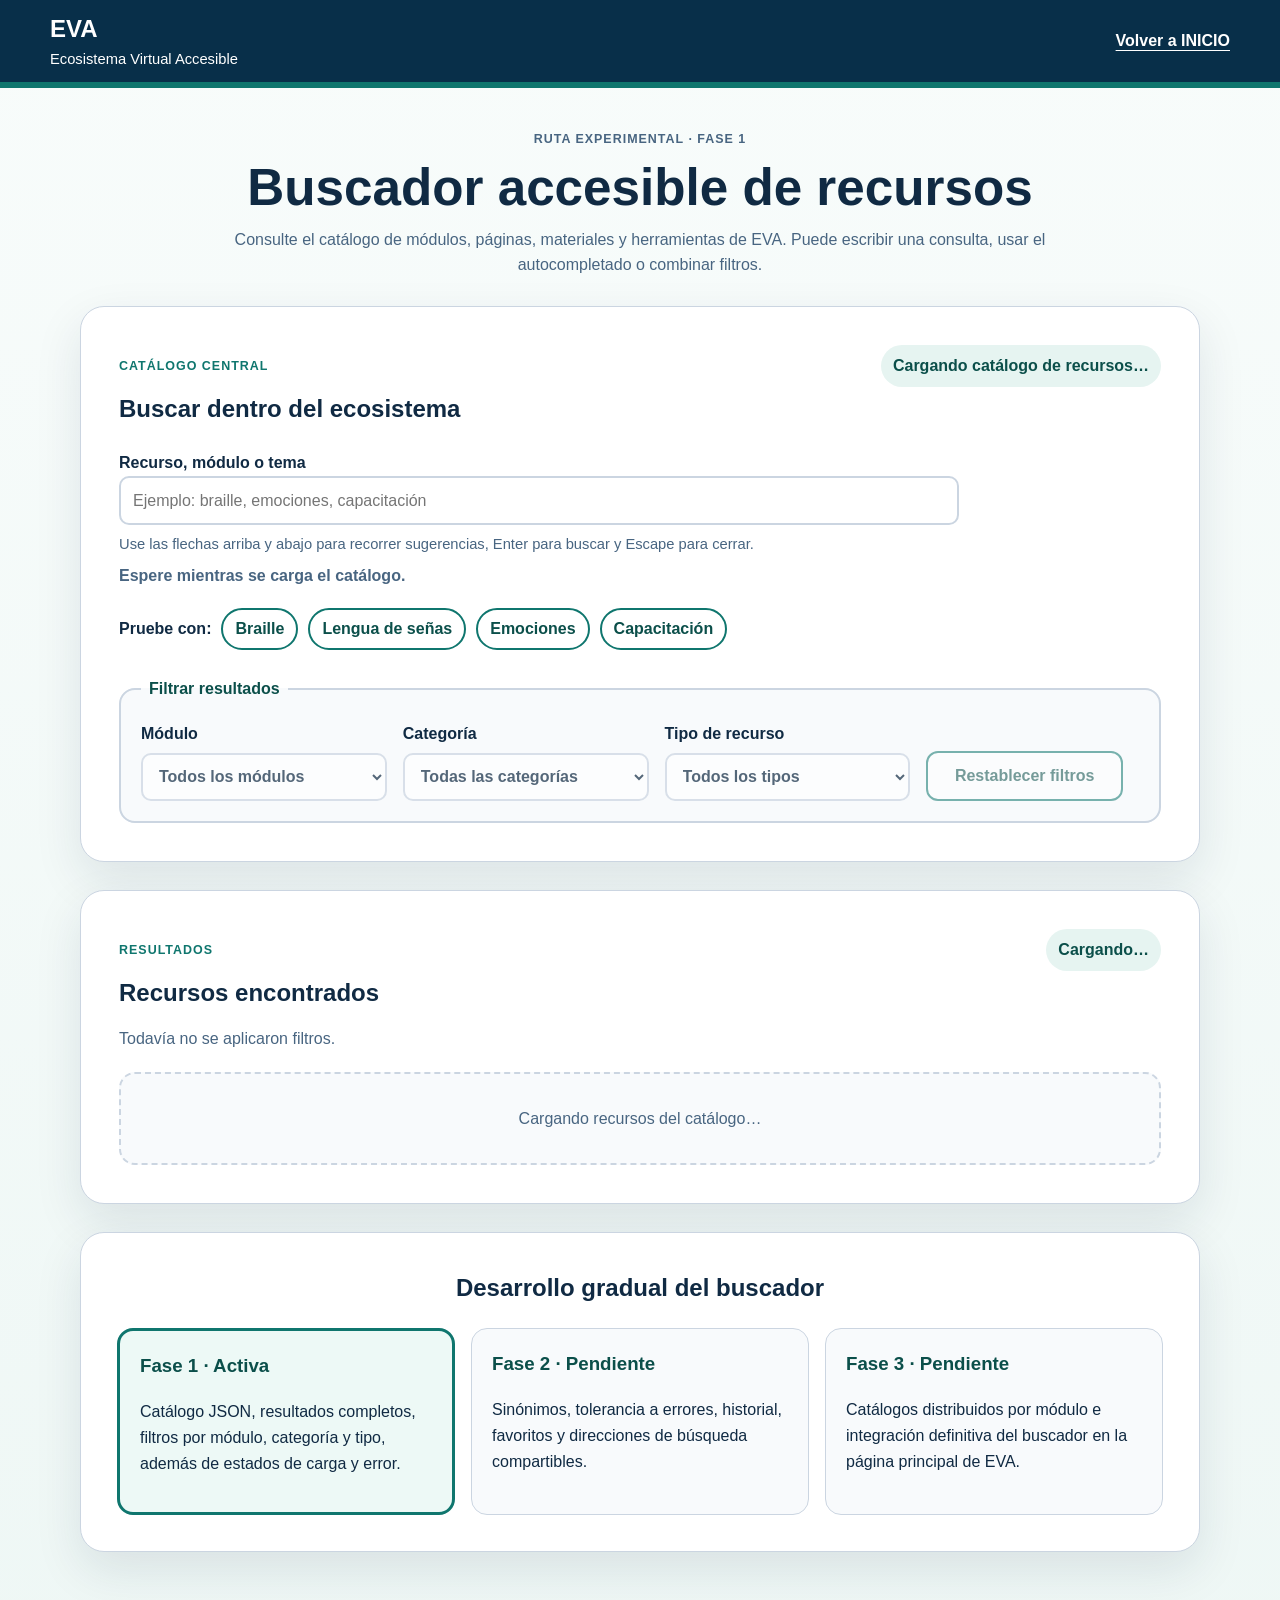
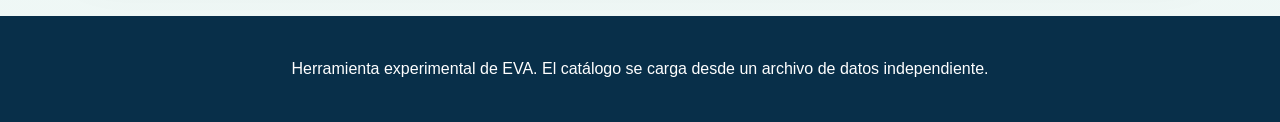
<file: pruebas/buscador-accesible/index.html>
<!DOCTYPE html>
<html lang="es">
<head>
  <meta charset="utf-8">
  <meta name="viewport" content="width=device-width, initial-scale=1">
  <title>Buscador accesible de recursos | EVA</title>
  <meta name="description" content="Buscador accesible con catálogo, autocompletado y filtros para localizar recursos del Ecosistema Virtual Accesible.">
  <link rel="stylesheet" href="estilos.css?v=2">
</head>
<body>
  <a class="saltar" href="#contenido-principal">Saltar al contenido principal</a>

  <header class="cabecera">
    <div class="cabecera-interior">
      <a class="marca" href="../../">
        <strong>EVA</strong>
        <span>Ecosistema Virtual Accesible</span>
      </a>
      <a class="volver" href="../../">Volver a INICIO</a>
    </div>
  </header>

  <main id="contenido-principal" class="contenedor">
    <section class="presentacion" aria-labelledby="titulo-pagina">
      <p class="etiqueta">Ruta experimental · Fase 1</p>
      <h1 id="titulo-pagina">Buscador accesible de recursos</h1>
      <p>
        Consulte el catálogo de módulos, páginas, materiales y herramientas de EVA.
        Puede escribir una consulta, usar el autocompletado o combinar filtros.
      </p>
    </section>

    <section class="panel-busqueda" aria-labelledby="titulo-buscador">
      <div class="encabezado-seccion">
        <div>
          <p class="etiqueta-seccion">Catálogo central</p>
          <h2 id="titulo-buscador">Buscar dentro del ecosistema</h2>
        </div>
        <p id="estado-catalogo" class="estado-catalogo" role="status" aria-live="polite">
          Cargando catálogo de recursos…
        </p>
      </div>

      <div class="campo-autocompletado">
        <label for="buscador">Recurso, módulo o tema</label>
        <div class="entrada-con-boton">
          <input
            id="buscador"
            type="search"
            autocomplete="off"
            placeholder="Ejemplo: braille, emociones, capacitación"
            role="combobox"
            aria-autocomplete="list"
            aria-expanded="false"
            aria-controls="lista-sugerencias"
            aria-activedescendant=""
            aria-describedby="ayuda-buscador estado-buscador"
            disabled
          >
          <button id="limpiar" type="button" hidden>Limpiar búsqueda</button>
        </div>

        <p id="ayuda-buscador" class="ayuda-campo">
          Use las flechas arriba y abajo para recorrer sugerencias, Enter para buscar y Escape para cerrar.
        </p>

        <ul id="lista-sugerencias" class="lista-sugerencias" role="listbox" hidden></ul>
        <p id="estado-buscador" class="estado" role="status" aria-live="polite">
          Espere mientras se carga el catálogo.
        </p>
      </div>

      <div class="sugerencias-rapidas" aria-label="Búsquedas sugeridas">
        <span>Pruebe con:</span>
        <button type="button" data-consulta="braille">Braille</button>
        <button type="button" data-consulta="lengua de señas">Lengua de señas</button>
        <button type="button" data-consulta="emociones">Emociones</button>
        <button type="button" data-consulta="capacitación">Capacitación</button>
      </div>

      <fieldset class="filtros">
        <legend>Filtrar resultados</legend>
        <div class="filtros-cuadricula">
          <label>
            Módulo
            <select id="filtro-modulo" disabled>
              <option value="">Todos los módulos</option>
            </select>
          </label>

          <label>
            Categoría
            <select id="filtro-categoria" disabled>
              <option value="">Todas las categorías</option>
            </select>
          </label>

          <label>
            Tipo de recurso
            <select id="filtro-tipo" disabled>
              <option value="">Todos los tipos</option>
            </select>
          </label>

          <button id="restablecer-filtros" type="button" disabled>Restablecer filtros</button>
        </div>
      </fieldset>
    </section>

    <section class="resultados" aria-labelledby="titulo-resultados">
      <div class="resultados-encabezado">
        <div>
          <p class="etiqueta-seccion">Resultados</p>
          <h2 id="titulo-resultados">Recursos encontrados</h2>
        </div>
        <p id="contador-resultados" class="contador-resultados" aria-live="polite">Cargando…</p>
      </div>

      <p id="resumen-filtros" class="resumen-filtros">Todavía no se aplicaron filtros.</p>
      <div id="lista-resultados" class="lista-resultados" aria-label="Resultados de búsqueda">
        <p class="resultado-vacio">Cargando recursos del catálogo…</p>
      </div>
    </section>

    <section class="explicacion" aria-labelledby="titulo-fases">
      <h2 id="titulo-fases">Desarrollo gradual del buscador</h2>
      <div class="usos">
        <article class="fase-actual">
          <h3>Fase 1 · Activa</h3>
          <p>Catálogo JSON, resultados completos, filtros por módulo, categoría y tipo, además de estados de carga y error.</p>
        </article>
        <article>
          <h3>Fase 2 · Pendiente</h3>
          <p>Sinónimos, tolerancia a errores, historial, favoritos y direcciones de búsqueda compartibles.</p>
        </article>
        <article>
          <h3>Fase 3 · Pendiente</h3>
          <p>Catálogos distribuidos por módulo e integración definitiva del buscador en la página principal de EVA.</p>
        </article>
      </div>
    </section>
  </main>

  <footer>
    <p>Herramienta experimental de EVA. El catálogo se carga desde un archivo de datos independiente.</p>
  </footer>

  <script src="app.js?v=2"></script>
  <script src="https://crebe-ucayali.github.io/accesos-complementarios/accesibilidad/accesibilidad.js?v=10"></script>
</body>
</html>
</file>
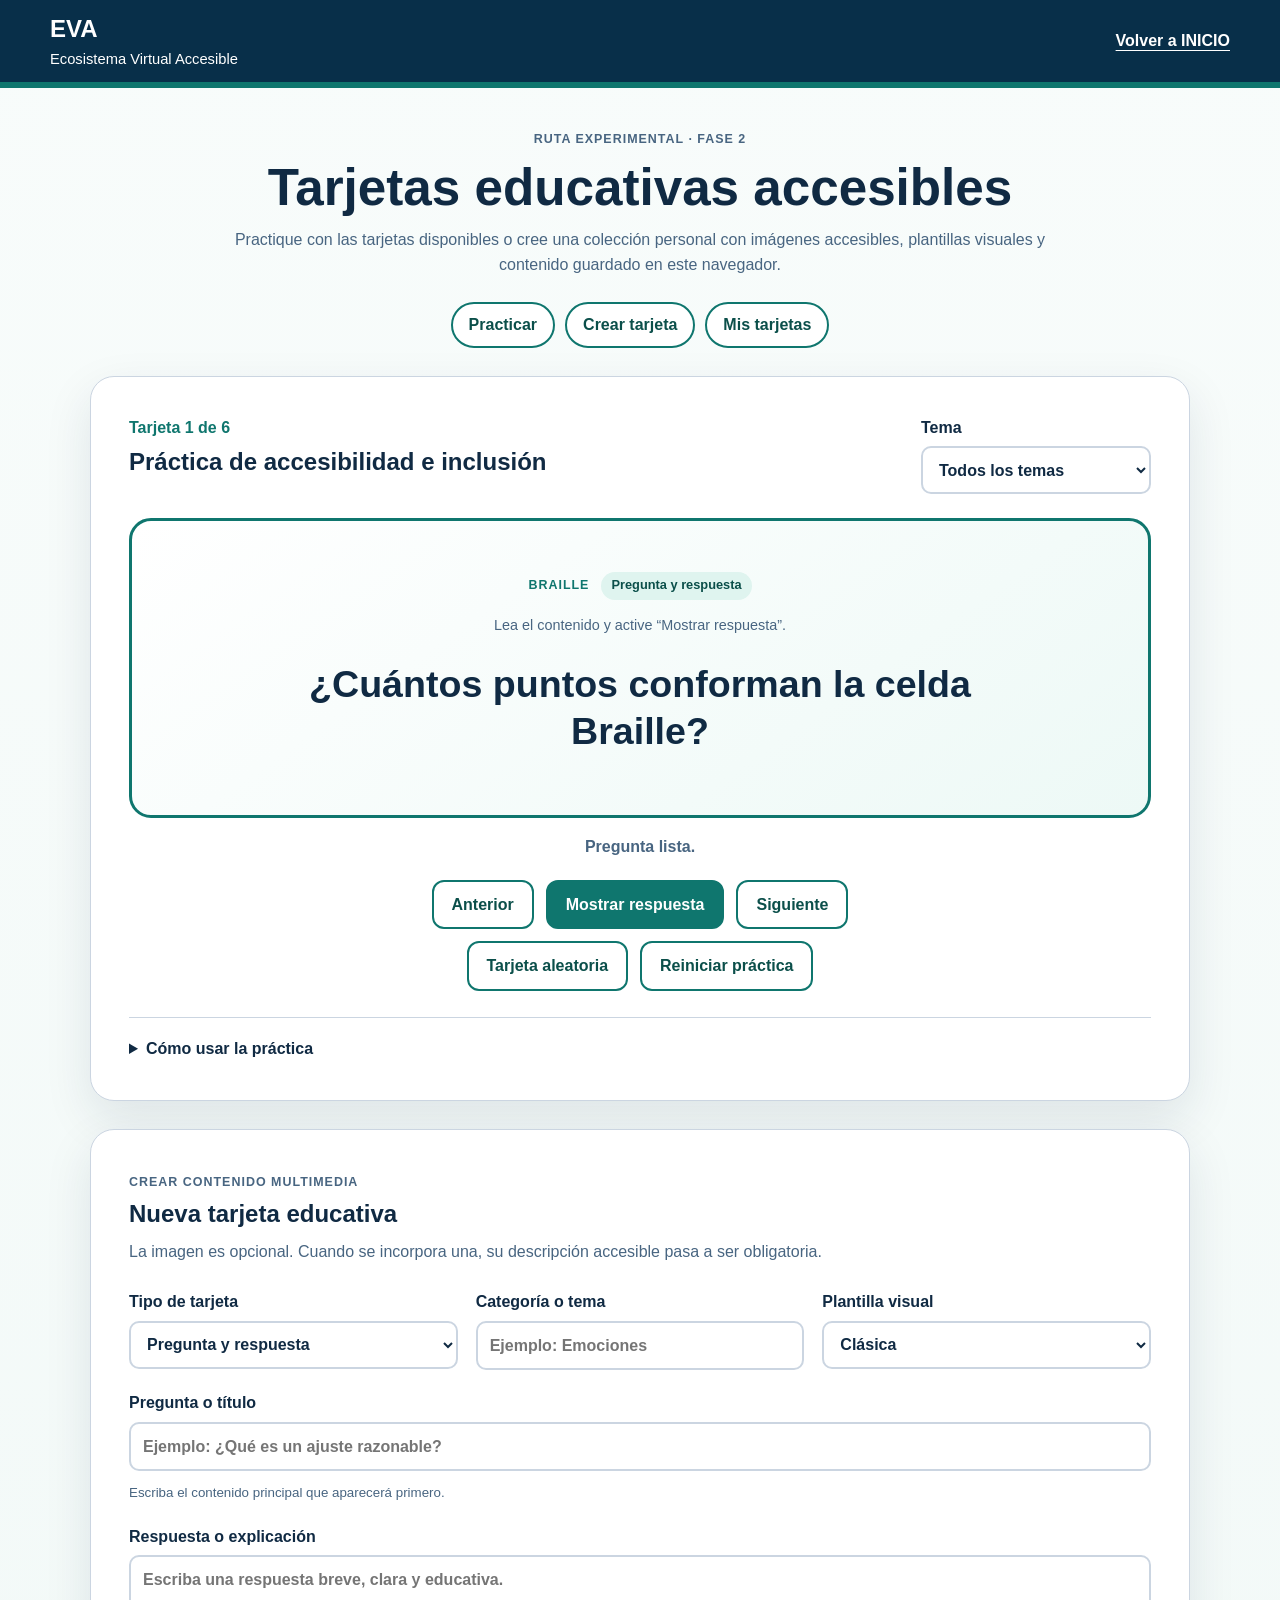
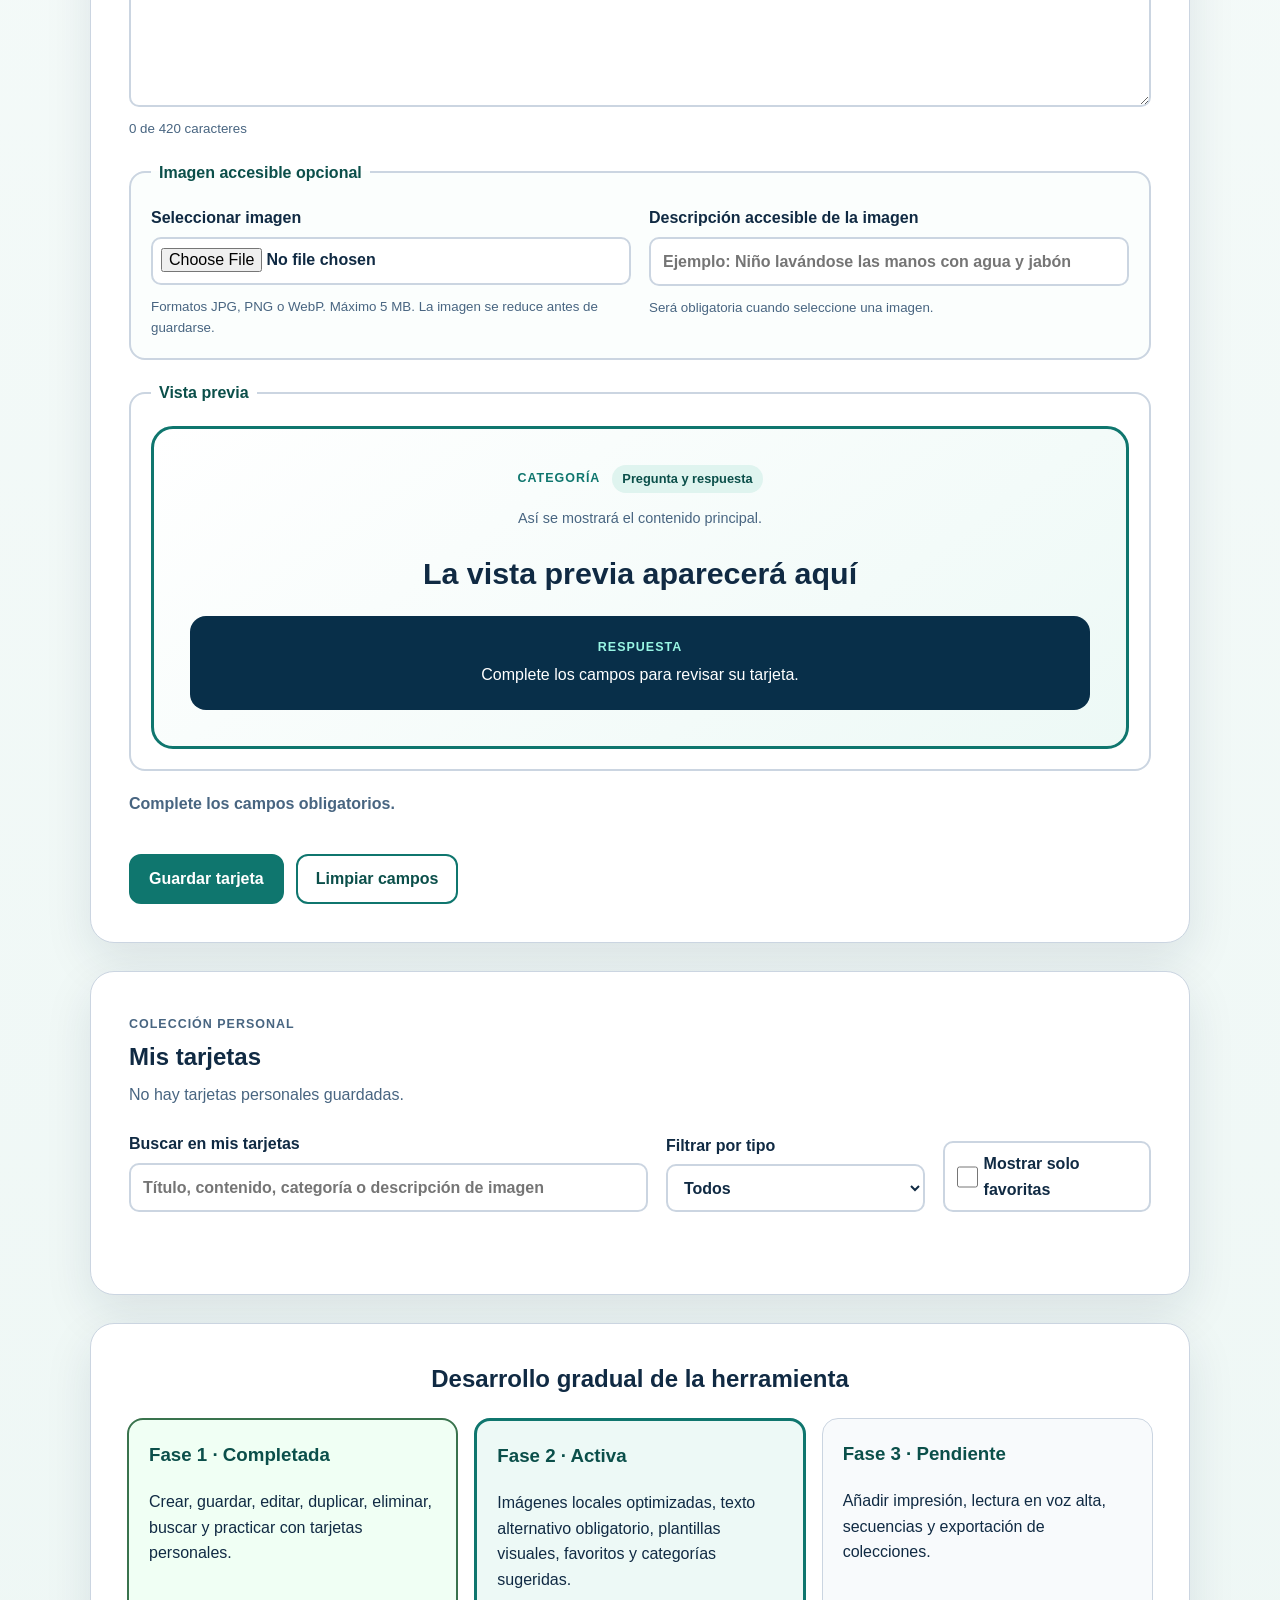
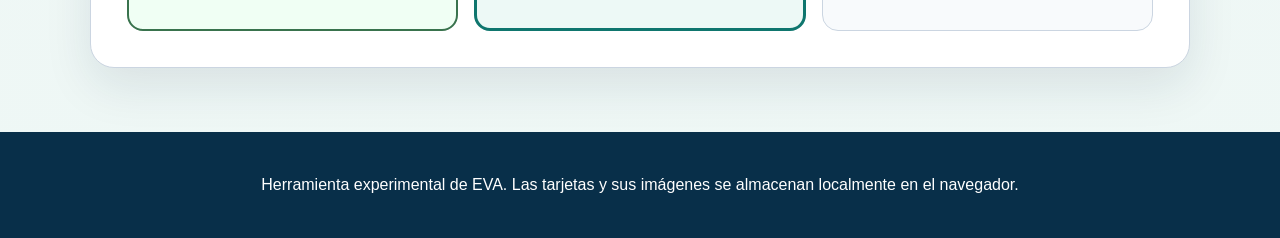
<file: pruebas/tarjetas-educativas/index.html>
<!DOCTYPE html>
<html lang="es">
<head>
  <meta charset="utf-8">
  <meta name="viewport" content="width=device-width, initial-scale=1">
  <title>Tarjetas educativas accesibles | EVA</title>
  <meta name="description" content="Herramienta experimental para crear, guardar y practicar con tarjetas educativas multimedia accesibles en EVA.">
  <link rel="stylesheet" href="estilos.css?v=3">
</head>
<body>
  <a class="saltar" href="#contenido-principal">Saltar al contenido principal</a>

  <header class="cabecera">
    <div class="cabecera-interior">
      <a class="marca" href="../../">
        <strong>EVA</strong>
        <span>Ecosistema Virtual Accesible</span>
      </a>
      <a class="volver" href="../../">Volver a INICIO</a>
    </div>
  </header>

  <main id="contenido-principal" class="contenedor">
    <section class="presentacion" aria-labelledby="titulo-pagina">
      <p class="etiqueta">Ruta experimental · Fase 2</p>
      <h1 id="titulo-pagina">Tarjetas educativas accesibles</h1>
      <p>
        Practique con las tarjetas disponibles o cree una colección personal con imágenes accesibles,
        plantillas visuales y contenido guardado en este navegador.
      </p>
      <nav class="atajos-seccion" aria-label="Secciones de la herramienta">
        <a href="#practicar">Practicar</a>
        <a href="#crear">Crear tarjeta</a>
        <a href="#mis-tarjetas">Mis tarjetas</a>
      </nav>
    </section>

    <section id="practicar" class="panel" aria-labelledby="titulo-actividad">
      <div class="panel-encabezado">
        <div>
          <p id="progreso" class="progreso" aria-live="polite">Tarjeta 1</p>
          <h2 id="titulo-actividad">Práctica de accesibilidad e inclusión</h2>
        </div>
        <label class="selector">
          Tema
          <select id="selector-tema">
            <option value="todos">Todos los temas</option>
          </select>
        </label>
      </div>

      <article id="tarjeta" class="tarjeta plantilla-clasica" tabindex="0" aria-labelledby="pregunta" aria-describedby="instruccion-tarjeta">
        <div class="tarjeta-metadatos">
          <span id="categoria" class="categoria">Braille</span>
          <span id="tipo-tarjeta" class="tipo-tarjeta">Pregunta y respuesta</span>
        </div>
        <p id="instruccion-tarjeta" class="instruccion">Lea el contenido y active “Mostrar respuesta”.</p>
        <figure id="contenedor-imagen-practica" class="tarjeta-imagen" hidden>
          <img id="imagen-practica" alt="">
        </figure>
        <h3 id="pregunta">¿Cuántos puntos conforman la celda Braille?</h3>
        <div id="respuesta" class="respuesta" hidden>
          <p id="etiqueta-respuesta" class="respuesta-etiqueta">Respuesta</p>
          <p id="texto-respuesta">La celda Braille está formada por seis puntos organizados en dos columnas de tres.</p>
        </div>
      </article>

      <p id="estado" class="estado" role="status" aria-live="polite">Pregunta lista.</p>

      <div class="acciones" aria-label="Controles de las tarjetas">
        <button id="anterior" type="button">Anterior</button>
        <button id="mostrar" type="button" class="principal" aria-expanded="false" aria-controls="respuesta">Mostrar respuesta</button>
        <button id="siguiente" type="button">Siguiente</button>
      </div>

      <div class="acciones-secundarias">
        <button id="aleatoria" type="button">Tarjeta aleatoria</button>
        <button id="reiniciar" type="button">Reiniciar práctica</button>
      </div>

      <details class="ayuda">
        <summary>Cómo usar la práctica</summary>
        <ul>
          <li>Use Anterior y Siguiente para recorrer las tarjetas.</li>
          <li>Presione Espacio o Enter sobre la tarjeta para mostrar u ocultar el contenido.</li>
          <li>Use las flechas izquierda y derecha para cambiar de tarjeta.</li>
          <li>Las imágenes incluyen la descripción accesible escrita al crear cada tarjeta.</li>
        </ul>
      </details>
    </section>

    <section id="crear" class="panel creador" aria-labelledby="titulo-creador">
      <div class="seccion-encabezado">
        <div>
          <p class="etiqueta-seccion">Crear contenido multimedia</p>
          <h2 id="titulo-creador">Nueva tarjeta educativa</h2>
          <p>La imagen es opcional. Cuando se incorpora una, su descripción accesible pasa a ser obligatoria.</p>
        </div>
        <button id="cancelar-edicion" type="button" class="secundario" hidden>Cancelar edición</button>
      </div>

      <form id="formulario-tarjeta" novalidate>
        <input id="tarjeta-id" name="tarjeta-id" type="hidden">

        <div class="formulario-cuadricula tres-columnas">
          <label>
            Tipo de tarjeta
            <select id="campo-tipo" name="tipo" required>
              <option value="pregunta">Pregunta y respuesta</option>
              <option value="concepto">Concepto</option>
              <option value="rutina">Rutina o instrucción</option>
            </select>
          </label>

          <label>
            Categoría o tema
            <input id="campo-categoria" name="categoria" type="text" maxlength="40" required list="categorias-sugeridas" placeholder="Ejemplo: Emociones">
            <datalist id="categorias-sugeridas">
              <option value="Accesibilidad"></option>
              <option value="Braille"></option>
              <option value="Emociones"></option>
              <option value="Inclusión educativa"></option>
              <option value="Lengua de Señas Peruana"></option>
              <option value="Rutinas"></option>
            </datalist>
          </label>

          <label>
            Plantilla visual
            <select id="campo-plantilla" name="plantilla">
              <option value="clasica">Clásica</option>
              <option value="visual">Imagen destacada</option>
              <option value="contraste">Alto contraste</option>
            </select>
          </label>
        </div>

        <label>
          <span id="etiqueta-frente">Pregunta o título</span>
          <input id="campo-frente" name="frente" type="text" maxlength="120" required placeholder="Ejemplo: ¿Qué es un ajuste razonable?">
          <small id="ayuda-frente">Escriba el contenido principal que aparecerá primero.</small>
        </label>

        <label>
          <span id="etiqueta-reverso">Respuesta o explicación</span>
          <textarea id="campo-reverso" name="reverso" rows="5" maxlength="420" required placeholder="Escriba una respuesta breve, clara y educativa."></textarea>
          <small id="contador-reverso">0 de 420 caracteres</small>
        </label>

        <fieldset class="campo-imagen">
          <legend>Imagen accesible opcional</legend>
          <div class="formulario-cuadricula">
            <label>
              Seleccionar imagen
              <input id="campo-imagen" name="imagen" type="file" accept="image/jpeg,image/png,image/webp">
              <small>Formatos JPG, PNG o WebP. Máximo 5 MB. La imagen se reduce antes de guardarse.</small>
            </label>

            <label>
              Descripción accesible de la imagen
              <input id="campo-alternativo" name="alternativo" type="text" maxlength="160" placeholder="Ejemplo: Niño lavándose las manos con agua y jabón">
              <small id="ayuda-alternativo">Será obligatoria cuando seleccione una imagen.</small>
            </label>
          </div>

          <div id="control-imagen" class="control-imagen" hidden>
            <figure class="miniatura-formulario">
              <img id="imagen-formulario" alt="">
            </figure>
            <div>
              <p id="estado-imagen" role="status" aria-live="polite">Imagen preparada.</p>
              <button id="retirar-imagen" type="button" class="peligro">Retirar imagen</button>
            </div>
          </div>
        </fieldset>

        <fieldset>
          <legend>Vista previa</legend>
          <article id="vista-previa" class="tarjeta tarjeta-previa plantilla-clasica" aria-live="polite">
            <div class="tarjeta-metadatos">
              <span id="previa-categoria" class="categoria">Categoría</span>
              <span id="previa-tipo" class="tipo-tarjeta">Pregunta y respuesta</span>
            </div>
            <p class="instruccion">Así se mostrará el contenido principal.</p>
            <figure id="contenedor-imagen-previa" class="tarjeta-imagen" hidden>
              <img id="imagen-previa" alt="">
            </figure>
            <h3 id="previa-frente">La vista previa aparecerá aquí</h3>
            <div class="respuesta vista-respuesta">
              <p id="previa-etiqueta" class="respuesta-etiqueta">Respuesta</p>
              <p id="previa-reverso">Complete los campos para revisar su tarjeta.</p>
            </div>
          </article>
        </fieldset>

        <p id="estado-formulario" class="estado-formulario" role="status" aria-live="polite">
          Complete los campos obligatorios.
        </p>

        <div class="acciones-formulario">
          <button id="guardar-tarjeta" type="submit" class="principal">Guardar tarjeta</button>
          <button id="limpiar-formulario" type="button">Limpiar campos</button>
        </div>
      </form>
    </section>

    <section id="mis-tarjetas" class="panel banco" aria-labelledby="titulo-banco">
      <div class="seccion-encabezado">
        <div>
          <p class="etiqueta-seccion">Colección personal</p>
          <h2 id="titulo-banco">Mis tarjetas</h2>
          <p id="contador-tarjetas" aria-live="polite">No hay tarjetas personales guardadas.</p>
        </div>
      </div>

      <div class="filtros-banco">
        <label>
          Buscar en mis tarjetas
          <input id="buscar-personales" type="search" autocomplete="off" placeholder="Título, contenido, categoría o descripción de imagen">
        </label>
        <label>
          Filtrar por tipo
          <select id="filtro-tipo">
            <option value="todos">Todos</option>
            <option value="pregunta">Pregunta y respuesta</option>
            <option value="concepto">Concepto</option>
            <option value="rutina">Rutina o instrucción</option>
          </select>
        </label>
        <label class="casilla-filtro">
          <input id="solo-favoritas" type="checkbox">
          Mostrar solo favoritas
        </label>
      </div>

      <p id="estado-banco" class="estado-formulario" role="status" aria-live="polite"></p>
      <div id="lista-personales" class="lista-personales" aria-label="Tarjetas personales guardadas"></div>
    </section>

    <section class="explicacion" aria-labelledby="titulo-fases">
      <h2 id="titulo-fases">Desarrollo gradual de la herramienta</h2>
      <div class="usos">
        <article class="fase-completa">
          <h3>Fase 1 · Completada</h3>
          <p>Crear, guardar, editar, duplicar, eliminar, buscar y practicar con tarjetas personales.</p>
        </article>
        <article class="fase-actual">
          <h3>Fase 2 · Activa</h3>
          <p>Imágenes locales optimizadas, texto alternativo obligatorio, plantillas visuales, favoritos y categorías sugeridas.</p>
        </article>
        <article>
          <h3>Fase 3 · Pendiente</h3>
          <p>Añadir impresión, lectura en voz alta, secuencias y exportación de colecciones.</p>
        </article>
      </div>
    </section>
  </main>

  <footer>
    <p>Herramienta experimental de EVA. Las tarjetas y sus imágenes se almacenan localmente en el navegador.</p>
  </footer>

  <script src="app.js?v=3"></script>
  <script src="https://crebe-ucayali.github.io/accesos-complementarios/accesibilidad/accesibilidad.js?v=10"></script>
</body>
</html>
</file>
<file: pruebas/buscador-accesible/estilos.css>
:root{
  --fondo:#eef7f5;
  --superficie:#fff;
  --texto:#102a43;
  --secundario:#486581;
  --marca:#0f766e;
  --marca-oscura:#0b4f4a;
  --borde:#cbd5e1;
  --foco:#f59e0b;
  --suave:#f8fafc;
  --error:#b42318;
  --favorito:#8a5a00;
}
*{box-sizing:border-box}
html{scroll-behavior:smooth}
body{margin:0;font-family:Arial,Helvetica,sans-serif;color:var(--texto);background:linear-gradient(180deg,#f8fcfb 0%,var(--fondo) 100%);line-height:1.6}
[hidden]{display:none!important}
.saltar{position:fixed;top:10px;left:10px;z-index:1000;padding:10px 14px;background:#fff;color:#082f49;border:3px solid var(--foco);transform:translateY(-160%)}
.saltar:focus{transform:translateY(0)}
.cabecera{background:#082f49;color:#fff;border-bottom:6px solid var(--marca)}
.cabecera-interior{width:min(1180px,calc(100% - 32px));margin:auto;min-height:82px;display:flex;align-items:center;justify-content:space-between;gap:20px}
.marca{color:#fff;text-decoration:none;display:flex;flex-direction:column}.marca strong{font-size:1.5rem}.marca span{font-size:.92rem}
.volver{color:#fff;font-weight:700;text-underline-offset:4px}
.contenedor{width:min(1120px,calc(100% - 32px));margin:0 auto;padding:42px 0 64px}
.presentacion{text-align:center;margin-bottom:28px}.presentacion h1{font-size:clamp(2rem,5vw,3.2rem);line-height:1.1;margin:.2em 0}.presentacion p{max-width:850px;margin:0 auto;color:var(--secundario)}
.etiqueta,.etiqueta-seccion{text-transform:uppercase;letter-spacing:.08em;font-weight:800;font-size:.78rem;color:var(--marca)}
.panel-busqueda,.panel-personal,.resultados,.explicacion{background:var(--superficie);border:1px solid var(--borde);border-radius:24px;box-shadow:0 18px 48px rgba(16,42,67,.1)}
.panel-busqueda,.panel-personal,.resultados{padding:clamp(22px,4vw,38px)}
.panel-personal,.resultados,.explicacion{margin-top:28px}.explicacion{padding:clamp(22px,4vw,36px)}
.encabezado-seccion,.resultados-encabezado,.bloque-personal-encabezado{display:flex;justify-content:space-between;align-items:flex-start;gap:24px;margin-bottom:22px}
.encabezado-seccion h2,.resultados-encabezado h2,.bloque-personal h3{margin:.15rem 0 0}
.estado-catalogo,.contador-resultados{margin:0;padding:8px 12px;border-radius:999px;background:#e6f4f1;color:var(--marca-oscura);font-weight:800}.estado-catalogo.error{background:#fff1f0;color:var(--error)}
.campo-autocompletado{position:relative;max-width:850px}.campo-autocompletado>label,.filtros label{display:grid;gap:6px;font-weight:700}
.entrada-con-boton{display:grid;grid-template-columns:minmax(0,1fr) auto;gap:10px}
input,select,button{font:inherit}input,select{width:100%;min-height:48px;padding:10px 12px;border:2px solid var(--borde);border-radius:10px;background:#fff;color:var(--texto)}
input:focus,select:focus{border-color:var(--marca)}
button{min-height:48px;padding:10px 18px;border:2px solid var(--marca);border-radius:12px;background:#fff;color:var(--marca-oscura);font-weight:800;cursor:pointer}
button:hover{background:#e6f4f1}button:disabled{opacity:.55;cursor:not-allowed}button.principal{background:var(--marca);color:#fff}button.principal:hover{background:var(--marca-oscura)}button.secundario{border-color:var(--borde);background:var(--suave)}
.ayuda-campo,.estado,.resumen-filtros,.ayuda-breve,.estado-correccion{color:var(--secundario)}
.ayuda-campo{margin:.5rem 0 .25rem;font-size:.92rem}.estado{min-height:1.6em;margin:.35rem 0 0;font-weight:700}.estado-correccion{margin:.45rem 0 0;padding:9px 12px;border-left:4px solid var(--marca);background:#edf9f6;border-radius:8px;font-weight:700}
.lista-sugerencias{position:absolute;z-index:30;top:86px;left:0;right:0;margin:0;padding:6px;list-style:none;border:2px solid var(--marca);border-radius:14px;background:#fff;box-shadow:0 18px 44px rgba(16,42,67,.18);max-height:360px;overflow:auto}
.lista-sugerencias li{margin:0}.lista-sugerencias button{width:100%;min-height:0;padding:12px;border:0;border-radius:10px;display:grid;grid-template-columns:auto 1fr;gap:12px;text-align:left;align-items:center}.lista-sugerencias button.activo,.lista-sugerencias button:hover{background:#dff4ef}
.lista-sugerencias .tipo{display:inline-flex;align-items:center;justify-content:center;min-width:62px;padding:4px 8px;border-radius:999px;background:#082f49;color:#fff;font-size:.78rem;font-weight:800}.texto-sugerencia{display:grid;gap:2px}.texto-sugerencia span{color:var(--secundario);font-size:.88rem}
.sugerencias-rapidas{margin-top:20px;display:flex;align-items:center;flex-wrap:wrap;gap:10px}.sugerencias-rapidas span{font-weight:800}.sugerencias-rapidas button{min-height:40px;padding:6px 12px;border-radius:999px}
.filtros{margin:26px 0 0;padding:20px;border:2px solid var(--borde);border-radius:16px;background:var(--suave)}.filtros legend{padding:0 8px;color:var(--marca-oscura);font-weight:800}
.filtros-cuadricula{display:grid;grid-template-columns:repeat(3,minmax(0,1fr)) minmax(190px,.8fr) auto;gap:16px;align-items:end}.casilla-filtro{display:flex!important;align-items:center;gap:10px;min-height:48px;padding:8px 12px;border:2px solid var(--borde);border-radius:10px;background:#fff}.casilla-filtro input{width:22px;min-height:22px;margin:0}
.acciones-busqueda{display:flex;align-items:center;gap:16px;flex-wrap:wrap;margin-top:20px}.acciones-busqueda .estado{margin:0}
.personal-cuadricula{display:grid;grid-template-columns:2fr 1fr;gap:18px}.bloque-personal{padding:20px;border:1px solid var(--borde);border-radius:16px;background:var(--suave)}.bloque-personal-encabezado{margin-bottom:4px}.bloque-personal .ayuda-breve{margin:.35rem 0 1rem}
.historial-busquedas{display:flex;flex-wrap:wrap;gap:10px}.historial-busquedas button{min-height:40px;padding:7px 12px;border-radius:999px;text-align:left}.vacio-pequeno{margin:0;color:var(--secundario)}
.resumen-filtros{margin:-8px 0 20px}.lista-resultados{display:grid;grid-template-columns:repeat(2,minmax(0,1fr));gap:18px}
.resultado-tarjeta{display:flex;flex-direction:column;min-width:0;padding:20px;border:2px solid var(--borde);border-radius:18px;background:var(--suave)}.resultado-tarjeta.es-favorito{border-color:#c28700;background:#fffaf0}
.resultado-cabecera{display:flex;justify-content:space-between;align-items:flex-start;gap:12px}.resultado-meta{display:flex;flex-wrap:wrap;gap:8px;align-items:center}.resultado-meta span{display:inline-flex;align-items:center;min-height:28px;padding:3px 10px;border-radius:999px;background:#dff4ef;color:var(--marca-oscura);font-size:.8rem;font-weight:800}.resultado-meta span:first-child{background:#082f49;color:#fff}
.boton-favorito{min-width:46px;min-height:42px;padding:6px 10px;border-color:#a66a00;color:var(--favorito);background:#fff8df;font-size:1.2rem}.boton-favorito[aria-pressed="true"]{background:#8a5a00;color:#fff}
.resultado-tarjeta h3{margin:.8rem 0 .35rem;line-height:1.3;overflow-wrap:anywhere}.resultado-tarjeta p{margin:.25rem 0;color:var(--secundario)}.resultado-categoria{font-weight:700;color:var(--marca-oscura)!important}.resultado-etiquetas{font-size:.88rem}.resultado-acciones{display:flex;gap:12px;align-items:center;flex-wrap:wrap;margin-top:auto;padding-top:16px}.resultado-enlace{color:var(--marca-oscura);font-weight:800;text-underline-offset:4px}
.resultado-vacio{grid-column:1/-1;margin:0;padding:32px;border:2px dashed var(--borde);border-radius:16px;text-align:center;color:var(--secundario);background:var(--suave)}
.explicacion h2{text-align:center;margin-top:0}.usos{display:grid;grid-template-columns:repeat(3,1fr);gap:16px}.usos article{padding:20px;border:1px solid var(--borde);border-radius:16px;background:var(--suave)}.usos h3{margin-top:0;color:var(--marca-oscura)}.usos .fase-actual{border:3px solid var(--marca);background:#edf9f6}.usos .fase-completa{border:2px solid #39734d;background:#f0fff4}
:where(a,button,input,select,[tabindex]):focus-visible{outline:4px solid var(--foco)!important;outline-offset:3px!important}
footer{padding:24px 16px;background:#082f49;color:#fff;text-align:center}
@media(max-width:1020px){.filtros-cuadricula{grid-template-columns:repeat(2,minmax(0,1fr))}.personal-cuadricula{grid-template-columns:1fr}}
@media(max-width:760px){.cabecera-interior,.encabezado-seccion,.resultados-encabezado,.bloque-personal-encabezado{align-items:stretch;flex-direction:column}.cabecera-interior{padding:18px 0}.lista-resultados,.usos,.filtros-cuadricula{grid-template-columns:1fr}.entrada-con-boton{grid-template-columns:1fr}.lista-sugerencias{top:137px}.resultado-cabecera{align-items:center}}
@media(max-width:480px){.contenedor{width:min(100% - 20px,1120px);padding-top:28px}.panel-busqueda,.panel-personal,.resultados,.explicacion{border-radius:18px}.sugerencias-rapidas{display:grid}.sugerencias-rapidas button{width:100%}.acciones-busqueda button{width:100%}}
@media(prefers-reduced-motion:reduce){*,*::before,*::after{scroll-behavior:auto!important;animation-duration:.01ms!important;transition-duration:.01ms!important}}
</file>
<file: pruebas/tarjetas-educativas/estilos.css>
:root{
  --fondo:#eef7f5;
  --superficie:#ffffff;
  --texto:#102a43;
  --secundario:#486581;
  --marca:#0f766e;
  --marca-oscura:#0b4f4a;
  --borde:#cbd5e1;
  --foco:#f59e0b;
  --peligro:#b42318;
  --peligro-fondo:#fff1f0;
  --suave:#f8fafc;
}

*{box-sizing:border-box}
html{scroll-behavior:smooth}
body{margin:0;font-family:Arial,Helvetica,sans-serif;color:var(--texto);background:linear-gradient(180deg,#f8fcfb 0%,var(--fondo) 100%);line-height:1.6}
[hidden]{display:none !important}

.saltar{position:fixed;top:10px;left:10px;z-index:1000;padding:10px 14px;background:#fff;color:#082f49;border:3px solid var(--foco);transform:translateY(-160%)}
.saltar:focus{transform:translateY(0)}
.cabecera{background:#082f49;color:#fff;border-bottom:6px solid var(--marca)}
.cabecera-interior{width:min(1180px,calc(100% - 32px));margin:auto;min-height:82px;display:flex;align-items:center;justify-content:space-between;gap:20px}
.marca{color:#fff;text-decoration:none;display:flex;flex-direction:column}
.marca strong{font-size:1.5rem}.marca span{font-size:.92rem}
.volver{color:#fff;font-weight:700;text-underline-offset:4px}
.contenedor{width:min(1100px,calc(100% - 32px));margin:0 auto;padding:42px 0 64px}
.presentacion{text-align:center;margin-bottom:28px}
.etiqueta,.categoria,.respuesta-etiqueta,.etiqueta-seccion{text-transform:uppercase;letter-spacing:.08em;font-weight:800;font-size:.78rem}
.etiqueta,.etiqueta-seccion{color:var(--marca)}
.presentacion h1{font-size:clamp(2rem,5vw,3.2rem);line-height:1.1;margin:.2em 0}
.presentacion p{max-width:820px;margin:0 auto;color:var(--secundario)}
.atajos-seccion{margin-top:24px;display:flex;justify-content:center;flex-wrap:wrap;gap:10px}
.atajos-seccion a{display:inline-flex;min-height:44px;align-items:center;padding:8px 16px;border:2px solid var(--marca);border-radius:999px;background:#fff;color:var(--marca-oscura);font-weight:800;text-decoration:none}
.atajos-seccion a:hover{background:#e6f4f1}

.panel,.explicacion{background:var(--superficie);border:1px solid var(--borde);border-radius:24px;box-shadow:0 18px 48px rgba(16,42,67,.1)}
.panel{padding:clamp(20px,4vw,38px);margin-top:28px;scroll-margin-top:20px}
.panel-encabezado,.seccion-encabezado{display:flex;justify-content:space-between;gap:24px;align-items:flex-start;margin-bottom:24px}
.panel-encabezado h2,.seccion-encabezado h2{margin:.15rem 0 0}
.seccion-encabezado p{margin:.35rem 0 0;color:var(--secundario);max-width:760px}
.progreso{margin:0;color:var(--marca);font-weight:800}
.selector{font-weight:700;display:grid;gap:6px;min-width:230px}
select,input,textarea,button{font:inherit}
select,input,textarea{width:100%;min-height:48px;padding:10px 12px;border:2px solid var(--borde);border-radius:10px;background:#fff;color:var(--texto)}
input[type="file"]{padding:8px}
textarea{resize:vertical;min-height:126px}
select:focus,input:focus,textarea:focus{border-color:var(--marca)}
label{font-weight:700}
label small{display:block;margin-top:5px;color:var(--secundario);font-weight:400}

.tarjeta{min-height:300px;padding:clamp(24px,5vw,48px);border:3px solid var(--marca);border-radius:22px;background:linear-gradient(145deg,#ffffff 0%,#edf9f6 100%);display:flex;flex-direction:column;justify-content:center;text-align:center;outline:none;overflow:hidden}
.tarjeta:focus-visible{box-shadow:0 0 0 5px rgba(245,158,11,.45)}
.tarjeta-metadatos{display:flex;align-items:center;justify-content:center;flex-wrap:wrap;gap:8px 12px}
.categoria{color:var(--marca)}
.tipo-tarjeta{display:inline-flex;align-items:center;min-height:28px;padding:3px 10px;border-radius:999px;background:#dff4ef;color:var(--marca-oscura);font-size:.8rem;font-weight:800}
.instruccion{color:var(--secundario);font-size:.9rem}
.tarjeta h3{font-size:clamp(1.5rem,4vw,2.35rem);line-height:1.25;margin:.6rem auto;max-width:760px}
.respuesta{margin-top:18px;padding:18px;border-radius:16px;background:#082f49;color:#fff}
.respuesta p{margin:.25rem 0}.respuesta-etiqueta{color:#99f6e4}
.estado{min-height:1.6em;text-align:center;color:var(--secundario);font-weight:700}

.tarjeta-imagen{width:min(100%,620px);margin:16px auto 10px;border-radius:16px;overflow:hidden;background:#e2e8f0;border:1px solid var(--borde)}
.tarjeta-imagen img{display:block;width:100%;height:clamp(180px,32vw,330px);object-fit:contain;background:#fff}
.plantilla-visual .tarjeta-imagen{width:calc(100% + clamp(48px,10vw,96px));max-width:none;margin-left:calc(clamp(24px,5vw,48px) * -1);margin-right:calc(clamp(24px,5vw,48px) * -1);margin-top:16px;border-radius:0;border-left:0;border-right:0}
.plantilla-visual .tarjeta-imagen img{height:clamp(220px,38vw,390px);object-fit:cover}
.plantilla-contraste{background:#fff;border-color:#082f49;border-width:5px;color:#061826}
.plantilla-contraste .categoria{color:#082f49}
.plantilla-contraste .tipo-tarjeta{background:#082f49;color:#fff}
.plantilla-contraste .respuesta{background:#000;color:#fff;border:3px solid #000}

.acciones,.acciones-secundarias,.acciones-formulario,.acciones-tarjeta{display:flex;justify-content:center;gap:12px;flex-wrap:wrap}
.acciones{margin-top:20px}.acciones-secundarias{margin-top:12px}.acciones-formulario{justify-content:flex-start;margin-top:18px}.acciones-tarjeta{justify-content:flex-start;margin-top:16px}
button{min-height:48px;padding:10px 18px;border:2px solid var(--marca);border-radius:12px;background:#fff;color:var(--marca-oscura);font-weight:800;cursor:pointer}
button:hover{background:#e6f4f1}button.principal{background:var(--marca);color:#fff}button.principal:hover{background:var(--marca-oscura)}button.secundario{background:var(--suave)}button.peligro{border-color:var(--peligro);color:var(--peligro);background:#fff}button.peligro:hover{background:var(--peligro-fondo)}button:disabled{opacity:.5;cursor:not-allowed}
button.favorito{border-color:#9a6700;color:#6b4f00;background:#fff8c5}
button.favorito[aria-pressed="true"]{background:#9a6700;color:#fff}
:where(a,button,select,input,textarea,[tabindex]):focus-visible{outline:4px solid var(--foco) !important;outline-offset:3px !important}
.ayuda{margin-top:26px;border-top:1px solid var(--borde);padding-top:18px}.ayuda summary{font-weight:800;cursor:pointer}

.creador form{display:grid;gap:20px}
.formulario-cuadricula{display:grid;grid-template-columns:repeat(2,minmax(0,1fr));gap:18px}
.formulario-cuadricula.tres-columnas{grid-template-columns:repeat(3,minmax(0,1fr))}
.formulario-cuadricula label,.creador form>label,.filtros-banco label{display:grid;align-content:start;gap:6px}
fieldset{margin:0;padding:20px;border:2px solid var(--borde);border-radius:16px}
legend{padding:0 8px;font-weight:800;color:var(--marca-oscura)}
.campo-imagen{background:#fbfefd}
.control-imagen{display:grid;grid-template-columns:minmax(160px,260px) 1fr;align-items:center;gap:18px;margin-top:18px;padding:16px;border:2px dashed var(--borde);border-radius:14px;background:#fff}
.control-imagen p{margin:0 0 10px;color:var(--secundario);font-weight:700}
.miniatura-formulario{margin:0;border-radius:12px;overflow:hidden;border:1px solid var(--borde);background:#fff}
.miniatura-formulario img{display:block;width:100%;height:170px;object-fit:contain}
.tarjeta-previa{min-height:260px;padding:clamp(20px,4vw,36px)}
.tarjeta-previa h3{font-size:clamp(1.35rem,3vw,1.9rem)}
.tarjeta-previa.plantilla-visual .tarjeta-imagen{width:calc(100% + clamp(40px,8vw,72px));margin-left:calc(clamp(20px,4vw,36px) * -1);margin-right:calc(clamp(20px,4vw,36px) * -1)}
.vista-respuesta{display:block;margin-top:14px}
.estado-formulario{min-height:1.6em;margin:0;color:var(--secundario);font-weight:700}
.estado-formulario.error{color:var(--peligro)}.estado-formulario.exito{color:var(--marca-oscura)}

.filtros-banco{display:grid;grid-template-columns:minmax(0,2fr) minmax(220px,1fr) minmax(180px,.8fr);gap:18px;margin-bottom:18px;align-items:end}
.casilla-filtro{display:flex !important;align-items:center;gap:10px;min-height:48px;padding:8px 12px;border:2px solid var(--borde);border-radius:10px;background:#fff}
.casilla-filtro input{width:22px;min-height:22px;margin:0}
.lista-personales{display:grid;grid-template-columns:repeat(2,minmax(0,1fr));gap:18px}
.tarjeta-guardada{border:2px solid var(--borde);border-radius:18px;padding:20px;background:var(--suave);display:flex;flex-direction:column;min-width:0;overflow:hidden}
.tarjeta-guardada.plantilla-contraste{border-color:#082f49;background:#fff}
.tarjeta-guardada h3{margin:.6rem 0 .4rem;line-height:1.3;overflow-wrap:anywhere}
.tarjeta-guardada .contenido-guardado{margin:.3rem 0 0;color:var(--secundario);overflow-wrap:anywhere}
.tarjeta-guardada .acciones-tarjeta{margin-top:auto;padding-top:16px}
.tarjeta-guardada .acciones-tarjeta button{min-height:42px;padding:7px 12px;font-size:.92rem}
.imagen-guardada{margin:14px -20px 8px;border-block:1px solid var(--borde);background:#fff}
.imagen-guardada img{display:block;width:100%;height:220px;object-fit:contain}
.plantilla-visual .imagen-guardada img{object-fit:cover;height:260px}
.indicador-imagen{margin:.6rem 0 0;color:var(--marca-oscura);font-size:.86rem;font-weight:800}
.vacio{grid-column:1/-1;padding:30px;border:2px dashed var(--borde);border-radius:16px;text-align:center;color:var(--secundario);background:var(--suave)}

.explicacion{margin-top:28px;padding:clamp(22px,4vw,36px)}
.explicacion h2{text-align:center;margin-top:0}
.usos{display:grid;grid-template-columns:repeat(3,1fr);gap:16px}
.usos article{padding:20px;border:1px solid var(--borde);border-radius:16px;background:var(--suave)}
.usos h3{margin-top:0;color:var(--marca-oscura)}
.usos .fase-actual{border:3px solid var(--marca);background:#edf9f6}
.usos .fase-completa{border:2px solid #39734d;background:#f0fff4}
footer{padding:24px 16px;background:#082f49;color:#fff;text-align:center}

@media(max-width:900px){.formulario-cuadricula.tres-columnas,.filtros-banco{grid-template-columns:repeat(2,minmax(0,1fr))}.casilla-filtro{align-self:end}}
@media(max-width:760px){.cabecera-interior,.panel-encabezado,.seccion-encabezado{align-items:stretch;flex-direction:column}.cabecera-interior{padding:18px 0}.selector{min-width:0}.formulario-cuadricula,.formulario-cuadricula.tres-columnas,.filtros-banco,.lista-personales,.usos{grid-template-columns:1fr}.acciones button,.acciones-formulario button{flex:1 1 150px}.seccion-encabezado>button{align-self:flex-start}.control-imagen{grid-template-columns:1fr}.miniatura-formulario img{height:220px}.plantilla-visual .tarjeta-imagen{width:calc(100% + 32px);margin-left:-16px;margin-right:-16px}}
@media(max-width:480px){.contenedor{width:min(100% - 20px,1100px);padding-top:28px}.panel,.explicacion{border-radius:18px}.tarjeta{padding:22px 16px;border-radius:16px}fieldset{padding:14px}.atajos-seccion{display:grid}.atajos-seccion a{justify-content:center}.imagen-guardada{margin-inline:-20px}}
@media(prefers-reduced-motion:reduce){*,*::before,*::after{scroll-behavior:auto !important;animation-duration:.01ms !important;transition-duration:.01ms !important}}
</file>
